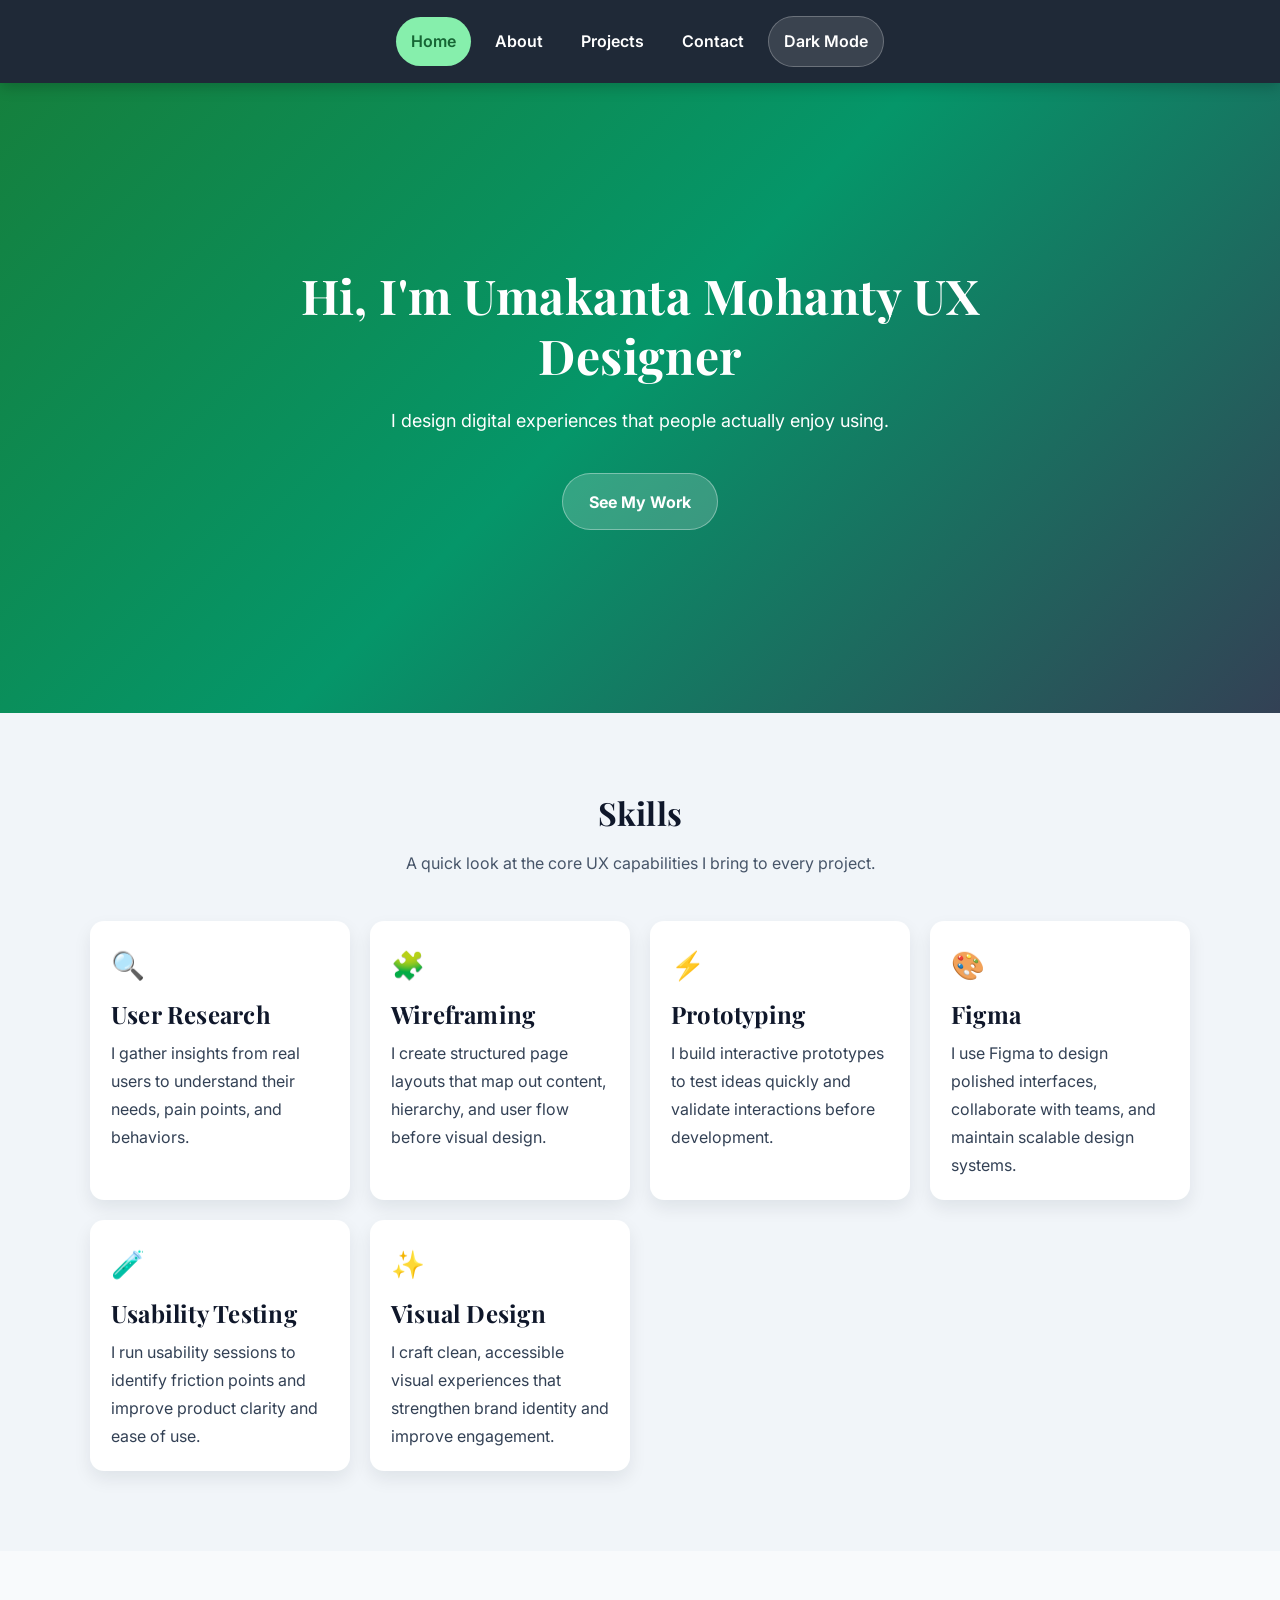
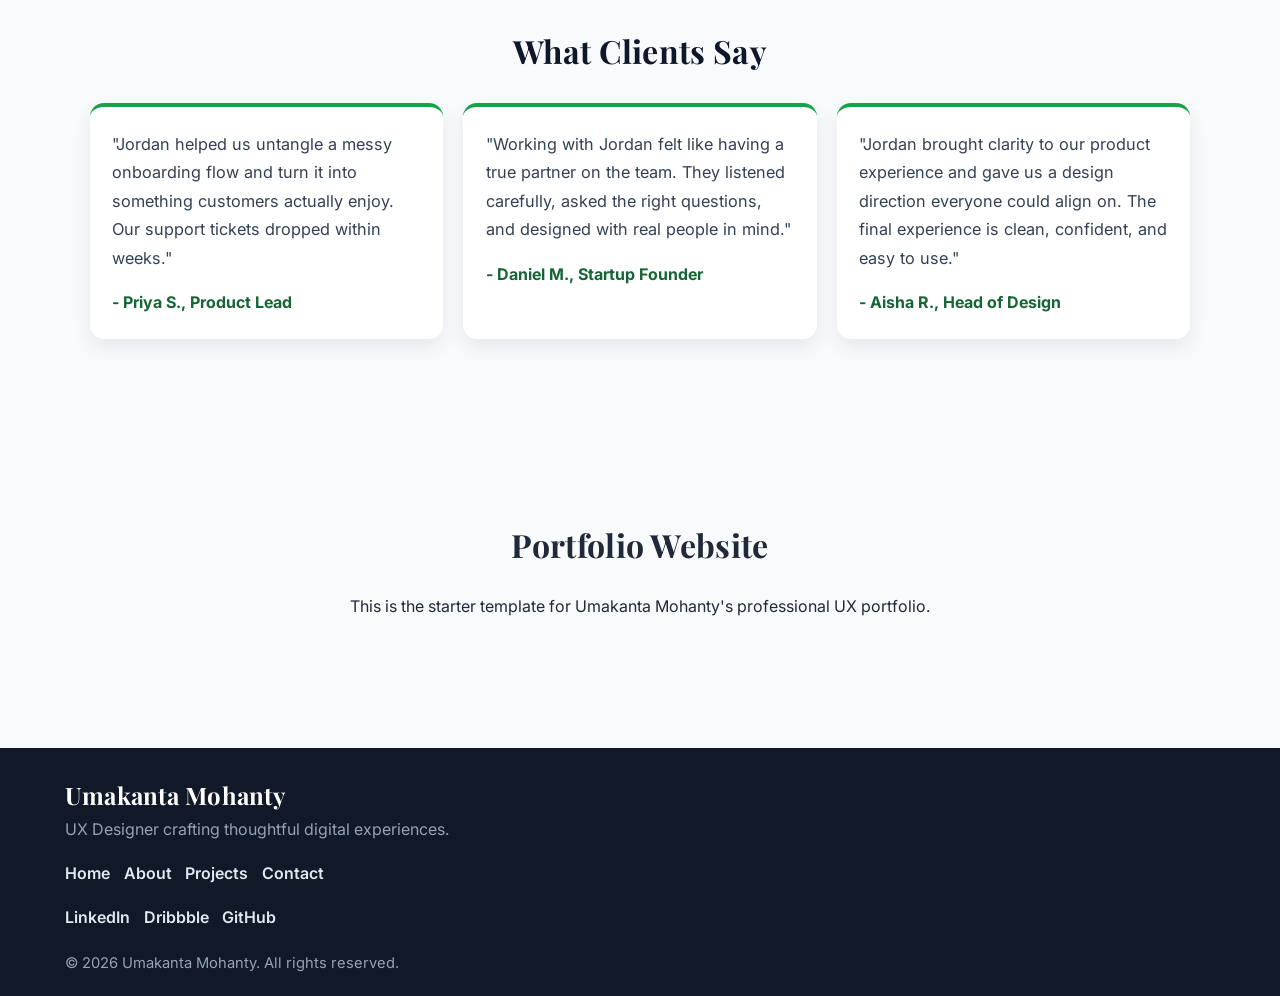
<file: index.html>
<!DOCTYPE html>
<!-- Tells the browser this page uses modern HTML5 -->
<html lang="en">
  <!-- The main HTML document starts here; lang="en" means the content is in English -->
  <head>
    <!-- The head stores page information for the browser (not visible on the page itself) -->
    <meta charset="UTF-8" />
    <!-- Allows the page to use most characters and symbols correctly -->
    <meta name="viewport" content="width=device-width, initial-scale=1.0" />
    <!-- Makes the layout adapt properly on phones, tablets, and desktops -->
    <meta
      name="description"
      content="Professional portfolio website for Umakanta Mohanty, UX Designer with 15 years of experience."
    />
    <!-- A short page description search engines can read -->
    <title>Umakanta Mohanty | UX Designer</title>
    <!-- Text shown on the browser tab -->
    <link rel="stylesheet" href="styles.css" />
    <!-- Connects this HTML page to the external CSS file for styling -->
  </head>
  <body>
    <!-- The body contains everything the visitor can see on the page -->
    <nav class="navbar">
      <!-- Sticky navigation bar with links to each main section -->
      <button
        class="nav-toggle"
        type="button"
        aria-label="Open navigation menu"
        aria-expanded="false"
      >
        ☰
      </button>
      <div class="nav-menu">
        <a href="index.html" class="nav-link active">Home</a>
        <a href="about.html" class="nav-link">About</a>
        <a href="projects.html" class="nav-link">Projects</a>
        <a href="contact.html" class="nav-link">Contact</a>
        <button class="theme-toggle" type="button" aria-pressed="false">Dark Mode</button>
      </div>
    </nav>

    <section class="hero">
      <!-- Hero section: first visual block users see below the navigation -->
      <div class="hero-content">
        <h1>Hi, I'm Umakanta Mohanty UX Designer</h1>
        <p>
          I design digital experiences that people actually enjoy using.
        </p>
        <a href="#projects" class="cta-button">See My Work</a>
      </div>
    </section>

    <section class="skills-section">
      <div class="skills-container">
        <h2>Skills</h2>
        <p class="skills-subtitle">
          A quick look at the core UX capabilities I bring to every project.
        </p>

        <div class="skills-grid">
          <article class="skill-card">
            <span class="skill-icon" aria-hidden="true">🔍</span>
            <h3>User Research</h3>
            <p>
              I gather insights from real users to understand their needs,
              pain points, and behaviors.
            </p>
          </article>

          <article class="skill-card">
            <span class="skill-icon" aria-hidden="true">🧩</span>
            <h3>Wireframing</h3>
            <p>
              I create structured page layouts that map out content, hierarchy,
              and user flow before visual design.
            </p>
          </article>

          <article class="skill-card">
            <span class="skill-icon" aria-hidden="true">⚡</span>
            <h3>Prototyping</h3>
            <p>
              I build interactive prototypes to test ideas quickly and validate
              interactions before development.
            </p>
          </article>

          <article class="skill-card">
            <span class="skill-icon" aria-hidden="true">🎨</span>
            <h3>Figma</h3>
            <p>
              I use Figma to design polished interfaces, collaborate with teams,
              and maintain scalable design systems.
            </p>
          </article>

          <article class="skill-card">
            <span class="skill-icon" aria-hidden="true">🧪</span>
            <h3>Usability Testing</h3>
            <p>
              I run usability sessions to identify friction points and improve
              product clarity and ease of use.
            </p>
          </article>

          <article class="skill-card">
            <span class="skill-icon" aria-hidden="true">✨</span>
            <h3>Visual Design</h3>
            <p>
              I craft clean, accessible visual experiences that strengthen brand
              identity and improve engagement.
            </p>
          </article>
        </div>
      </div>
    </section>

    <section class="testimonials-section">
      <div class="testimonials-container">
        <h2>What Clients Say</h2>
        <div class="testimonials-grid">
          <article class="testimonial-card">
            <p class="testimonial-quote">
              "Jordan helped us untangle a messy onboarding flow and turn it
              into something customers actually enjoy. Our support tickets
              dropped within weeks."
            </p>
            <p class="testimonial-author">- Priya S., Product Lead</p>
          </article>

          <article class="testimonial-card">
            <p class="testimonial-quote">
              "Working with Jordan felt like having a true partner on the team.
              They listened carefully, asked the right questions, and designed
              with real people in mind."
            </p>
            <p class="testimonial-author">- Daniel M., Startup Founder</p>
          </article>

          <article class="testimonial-card">
            <p class="testimonial-quote">
              "Jordan brought clarity to our product experience and gave us a
              design direction everyone could align on. The final experience is
              clean, confident, and easy to use."
            </p>
            <p class="testimonial-author">- Aisha R., Head of Design</p>
          </article>
        </div>
      </div>
    </section>

    <main>
      <!-- Main content area of this page -->
      <section id="projects" class="intro">
        <!-- A content block introducing what this page is about -->
        <h2>Portfolio Website</h2>
        <!-- Secondary heading for this section -->
        <p>
          This is the starter template for Umakanta Mohanty's professional UX
          portfolio.
        </p>
        <!-- Paragraph text with a short introduction -->
      </section>
    </main>

    <footer class="site-footer">
      <div class="footer-inner">
        <div class="footer-brand">
          <h2>Umakanta Mohanty</h2>
          <p>UX Designer crafting thoughtful digital experiences.</p>
        </div>

        <nav class="footer-nav" aria-label="Footer navigation">
          <a href="index.html">Home</a>
          <a href="about.html">About</a>
          <a href="projects.html">Projects</a>
          <a href="contact.html">Contact</a>
        </nav>

        <div class="footer-social">
          <a href="https://www.linkedin.com" target="_blank" rel="noopener noreferrer"
            >LinkedIn</a
          >
          <a href="https://dribbble.com" target="_blank" rel="noopener noreferrer"
            >Dribbble</a
          >
          <a href="https://github.com" target="_blank" rel="noopener noreferrer">GitHub</a>
        </div>

        <p class="footer-copy">© 2026 Umakanta Mohanty. All rights reserved.</p>
      </div>
    </footer>

    <script src="script.js"></script>
    <!-- Connects this page to the JavaScript file for interactivity -->
  </body>
</html>
</file>
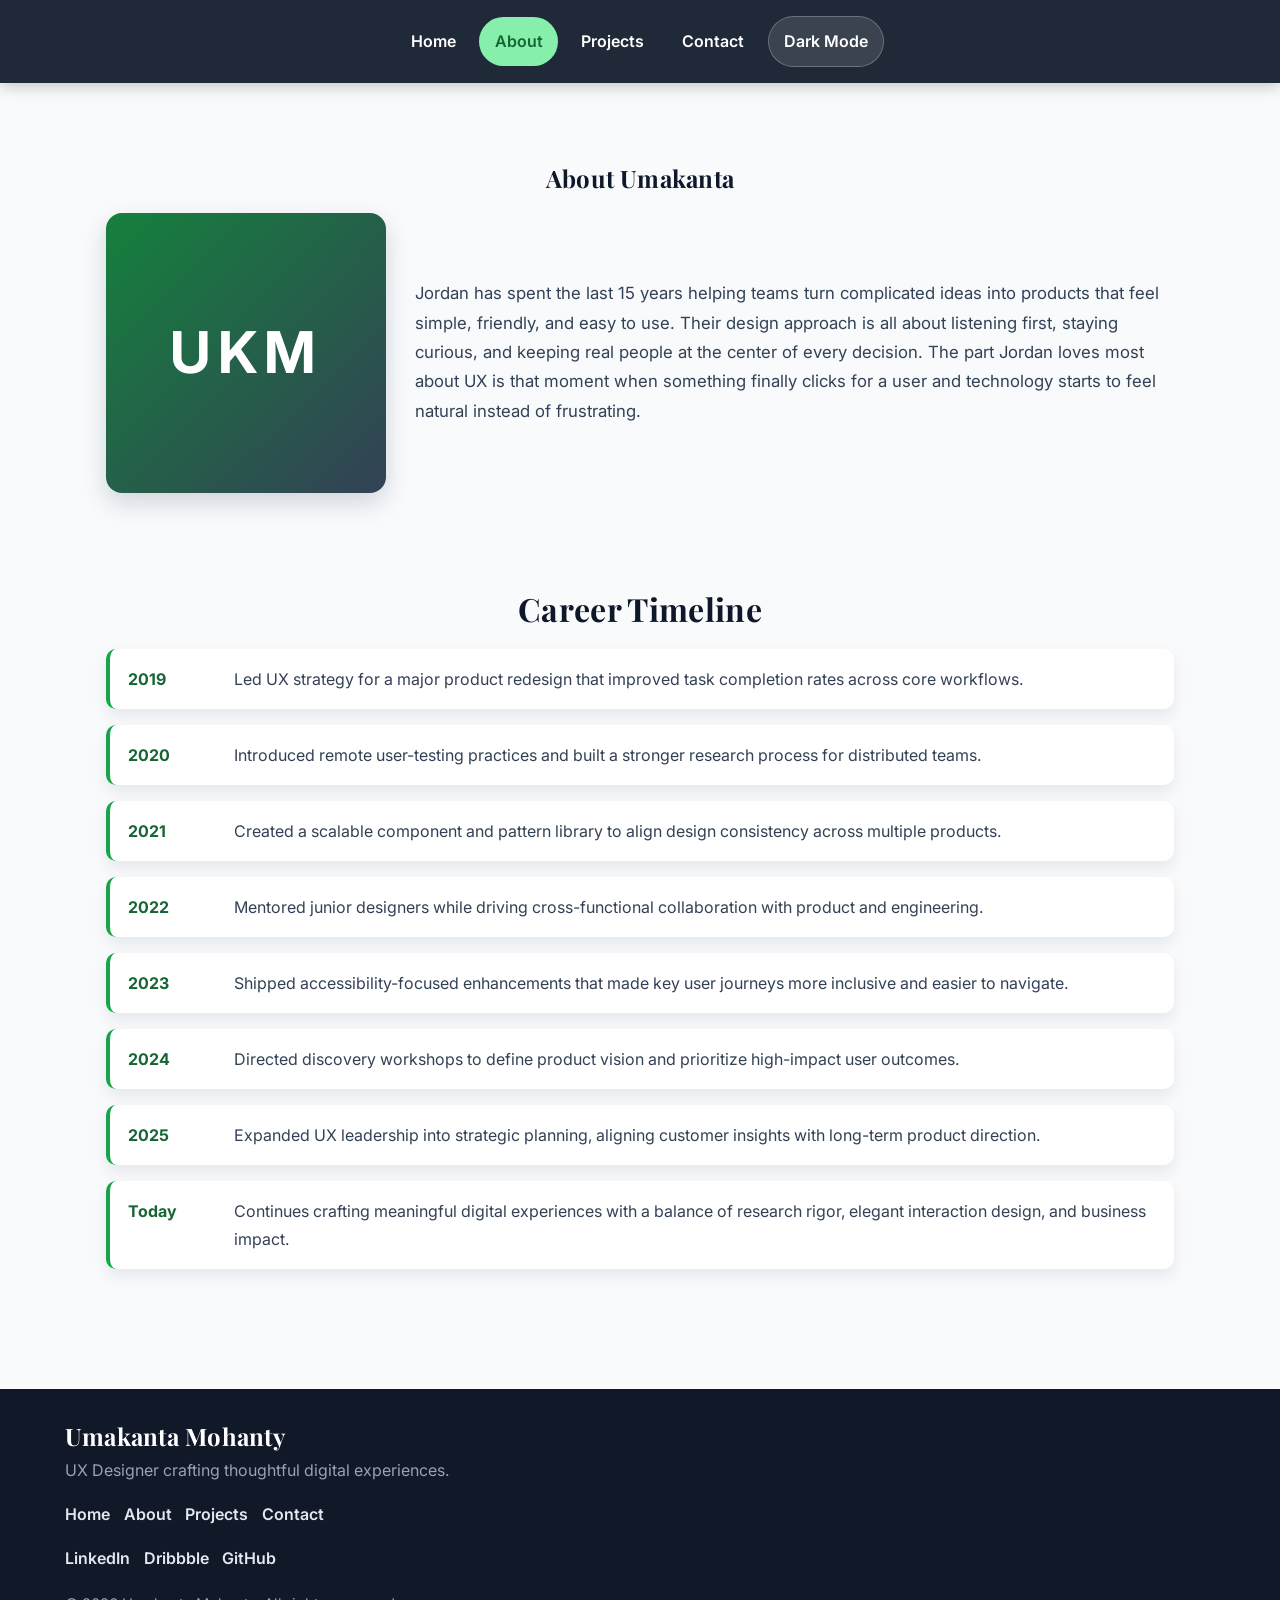
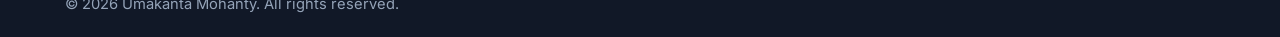
<file: about.html>
<!DOCTYPE html>
<html lang="en">
  <head>
    <meta charset="UTF-8" />
    <meta name="viewport" content="width=device-width, initial-scale=1.0" />
    <meta
      name="description"
      content="About Umakanta Mohanty, UX Designer with 15 years of experience."
    />
    <title>About | Umakanta Mohanty</title>
    <link rel="stylesheet" href="styles.css" />
  </head>
  <body>
    <nav class="navbar">
      <button
        class="nav-toggle"
        type="button"
        aria-label="Open navigation menu"
        aria-expanded="false"
      >
        ☰
      </button>
      <div class="nav-menu">
        <a href="index.html" class="nav-link">Home</a>
        <a href="about.html" class="nav-link active">About</a>
        <a href="projects.html" class="nav-link">Projects</a>
        <a href="contact.html" class="nav-link">Contact</a>
        <button class="theme-toggle" type="button" aria-pressed="false">Dark Mode</button>
      </div>
    </nav>

    <main class="about-main">
      <section class="about-section">
        <h1>About Umakanta</h1>
        <div class="about-grid">
          <div class="profile-placeholder" aria-label="Profile placeholder">
            <span>UKM</span>
          </div>

          <div class="about-text">
            <p>
              Jordan has spent the last 15 years helping teams turn complicated
              ideas into products that feel simple, friendly, and easy to use.
              Their design approach is all about listening first, staying
              curious, and keeping real people at the center of every decision.
              The part Jordan loves most about UX is that moment when something
              finally clicks for a user and technology starts to feel natural
              instead of frustrating.
            </p>
          </div>
        </div>
      </section>

      <section class="timeline-section">
        <h2>Career Timeline</h2>
        <div class="timeline">
          <article class="timeline-item">
            <span class="timeline-year">2019</span>
            <p>
              Led UX strategy for a major product redesign that improved task
              completion rates across core workflows.
            </p>
          </article>

          <article class="timeline-item">
            <span class="timeline-year">2020</span>
            <p>
              Introduced remote user-testing practices and built a stronger
              research process for distributed teams.
            </p>
          </article>

          <article class="timeline-item">
            <span class="timeline-year">2021</span>
            <p>
              Created a scalable component and pattern library to align design
              consistency across multiple products.
            </p>
          </article>

          <article class="timeline-item">
            <span class="timeline-year">2022</span>
            <p>
              Mentored junior designers while driving cross-functional
              collaboration with product and engineering.
            </p>
          </article>

          <article class="timeline-item">
            <span class="timeline-year">2023</span>
            <p>
              Shipped accessibility-focused enhancements that made key user
              journeys more inclusive and easier to navigate.
            </p>
          </article>

          <article class="timeline-item">
            <span class="timeline-year">2024</span>
            <p>
              Directed discovery workshops to define product vision and
              prioritize high-impact user outcomes.
            </p>
          </article>

          <article class="timeline-item">
            <span class="timeline-year">2025</span>
            <p>
              Expanded UX leadership into strategic planning, aligning customer
              insights with long-term product direction.
            </p>
          </article>

          <article class="timeline-item">
            <span class="timeline-year">Today</span>
            <p>
              Continues crafting meaningful digital experiences with a balance
              of research rigor, elegant interaction design, and business
              impact.
            </p>
          </article>
        </div>
      </section>
    </main>

    <footer class="site-footer">
      <div class="footer-inner">
        <div class="footer-brand">
          <h2>Umakanta Mohanty</h2>
          <p>UX Designer crafting thoughtful digital experiences.</p>
        </div>

        <nav class="footer-nav" aria-label="Footer navigation">
          <a href="index.html">Home</a>
          <a href="about.html">About</a>
          <a href="projects.html">Projects</a>
          <a href="contact.html">Contact</a>
        </nav>

        <div class="footer-social">
          <a href="https://www.linkedin.com" target="_blank" rel="noopener noreferrer"
            >LinkedIn</a
          >
          <a href="https://dribbble.com" target="_blank" rel="noopener noreferrer"
            >Dribbble</a
          >
          <a href="https://github.com" target="_blank" rel="noopener noreferrer">GitHub</a>
        </div>

        <p class="footer-copy">© 2026 Umakanta Mohanty. All rights reserved.</p>
      </div>
    </footer>

    <script src="script.js"></script>
  </body>
</html>
</file>
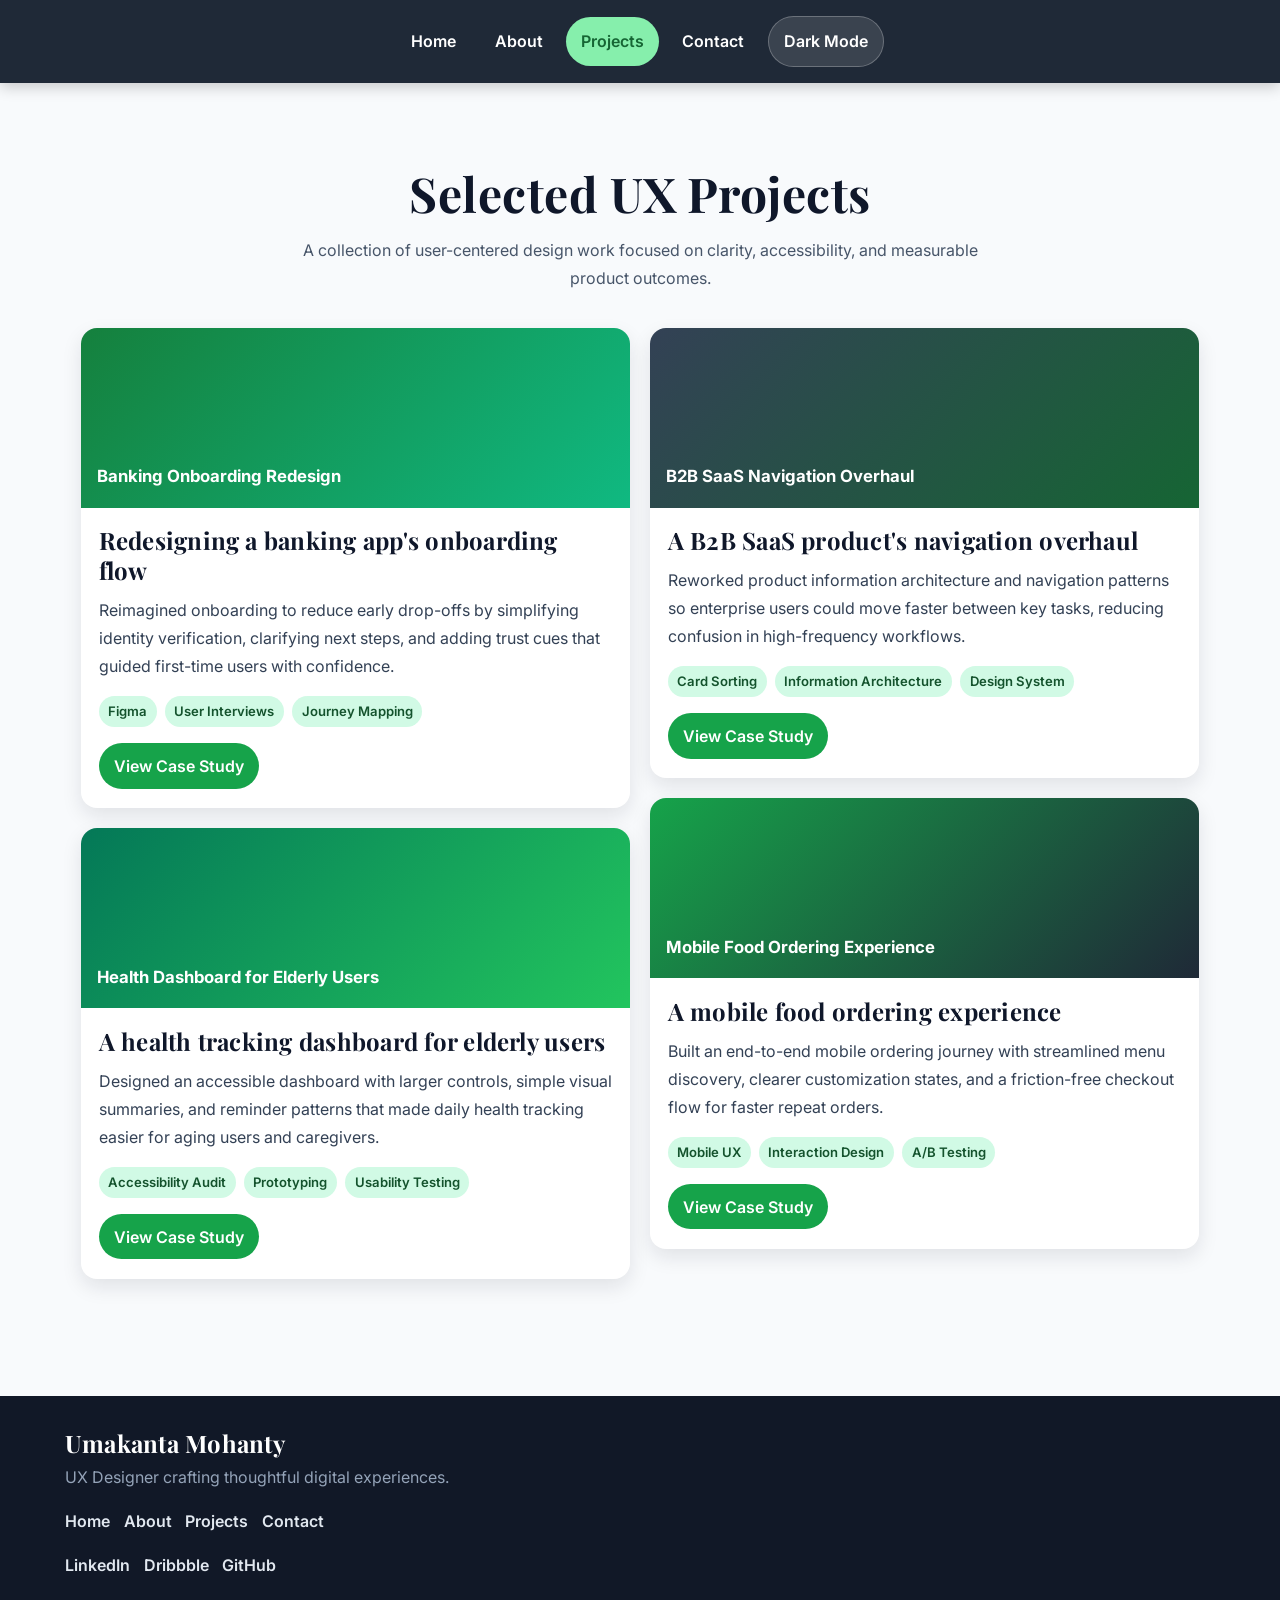
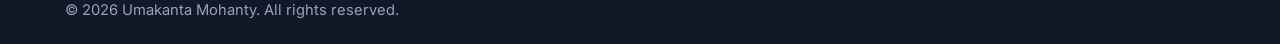
<file: projects.html>
<!DOCTYPE html>
<html lang="en">
  <head>
    <meta charset="UTF-8" />
    <meta name="viewport" content="width=device-width, initial-scale=1.0" />
    <meta
      name="description"
      content="UX case studies and project gallery by Umakanta Mohanty."
    />
    <title>Projects | Umakanta Mohanty</title>
    <link rel="stylesheet" href="styles.css" />
  </head>
  <body>
    <nav class="navbar">
      <button
        class="nav-toggle"
        type="button"
        aria-label="Open navigation menu"
        aria-expanded="false"
      >
        ☰
      </button>
      <div class="nav-menu">
        <a href="index.html" class="nav-link">Home</a>
        <a href="about.html" class="nav-link">About</a>
        <a href="projects.html" class="nav-link active">Projects</a>
        <a href="contact.html" class="nav-link">Contact</a>
        <button class="theme-toggle" type="button" aria-pressed="false">Dark Mode</button>
      </div>
    </nav>

    <main class="projects-main">
      <section class="projects-header">
        <h1>Selected UX Projects</h1>
        <p>
          A collection of user-centered design work focused on clarity,
          accessibility, and measurable product outcomes.
        </p>
      </section>

      <section class="projects-gallery">
        <article class="project-card">
          <div class="project-image project-image-banking">
            <span>Banking Onboarding Redesign</span>
          </div>
          <div class="project-content">
            <h2>Redesigning a banking app's onboarding flow</h2>
            <p>
              Reimagined onboarding to reduce early drop-offs by simplifying
              identity verification, clarifying next steps, and adding trust
              cues that guided first-time users with confidence.
            </p>
            <div class="tool-tags">
              <span class="tool-tag">Figma</span>
              <span class="tool-tag">User Interviews</span>
              <span class="tool-tag">Journey Mapping</span>
            </div>
            <a href="#" class="project-button">View Case Study</a>
          </div>
        </article>

        <article class="project-card">
          <div class="project-image project-image-health">
            <span>Health Dashboard for Elderly Users</span>
          </div>
          <div class="project-content">
            <h2>A health tracking dashboard for elderly users</h2>
            <p>
              Designed an accessible dashboard with larger controls, simple
              visual summaries, and reminder patterns that made daily health
              tracking easier for aging users and caregivers.
            </p>
            <div class="tool-tags">
              <span class="tool-tag">Accessibility Audit</span>
              <span class="tool-tag">Prototyping</span>
              <span class="tool-tag">Usability Testing</span>
            </div>
            <a href="#" class="project-button">View Case Study</a>
          </div>
        </article>

        <article class="project-card">
          <div class="project-image project-image-saas">
            <span>B2B SaaS Navigation Overhaul</span>
          </div>
          <div class="project-content">
            <h2>A B2B SaaS product's navigation overhaul</h2>
            <p>
              Reworked product information architecture and navigation patterns
              so enterprise users could move faster between key tasks, reducing
              confusion in high-frequency workflows.
            </p>
            <div class="tool-tags">
              <span class="tool-tag">Card Sorting</span>
              <span class="tool-tag">Information Architecture</span>
              <span class="tool-tag">Design System</span>
            </div>
            <a href="#" class="project-button">View Case Study</a>
          </div>
        </article>

        <article class="project-card">
          <div class="project-image project-image-food">
            <span>Mobile Food Ordering Experience</span>
          </div>
          <div class="project-content">
            <h2>A mobile food ordering experience</h2>
            <p>
              Built an end-to-end mobile ordering journey with streamlined menu
              discovery, clearer customization states, and a friction-free
              checkout flow for faster repeat orders.
            </p>
            <div class="tool-tags">
              <span class="tool-tag">Mobile UX</span>
              <span class="tool-tag">Interaction Design</span>
              <span class="tool-tag">A/B Testing</span>
            </div>
            <a href="#" class="project-button">View Case Study</a>
          </div>
        </article>
      </section>
    </main>

    <footer class="site-footer">
      <div class="footer-inner">
        <div class="footer-brand">
          <h2>Umakanta Mohanty</h2>
          <p>UX Designer crafting thoughtful digital experiences.</p>
        </div>

        <nav class="footer-nav" aria-label="Footer navigation">
          <a href="index.html">Home</a>
          <a href="about.html">About</a>
          <a href="projects.html">Projects</a>
          <a href="contact.html">Contact</a>
        </nav>

        <div class="footer-social">
          <a href="https://www.linkedin.com" target="_blank" rel="noopener noreferrer"
            >LinkedIn</a
          >
          <a href="https://dribbble.com" target="_blank" rel="noopener noreferrer"
            >Dribbble</a
          >
          <a href="https://github.com" target="_blank" rel="noopener noreferrer">GitHub</a>
        </div>

        <p class="footer-copy">© 2026 Umakanta Mohanty. All rights reserved.</p>
      </div>
    </footer>

    <script src="script.js"></script>
  </body>
</html>
</file>
<file: styles.css>
@import url("https://fonts.googleapis.com/css2?family=Inter:wght@400;500;600;700&family=Playfair+Display:wght@600;700&display=swap");

/* Basic reset and global styling */
:root {
  --font-body: "Inter", Arial, sans-serif;
  --font-heading: "Playfair Display", Georgia, serif;
  --fs-hero: 48px;
  --fs-h2: 32px;
  --fs-h3: 24px;
  --fs-body: 16px;
  --lh-body: 1.75;
  --lh-heading: 1.25;
  --section-space: 5rem;
  --button-radius: 999px;
  --button-hover-y: -2px;
  --color-text: #1f2937;
  --color-text-muted: #475569;
  --color-text-soft: #334155;
  --color-bg: #f8fafc;
  --color-bg-soft: #f1f5f9;
  --color-surface: #ffffff;
  --color-nav-bg: #1f2937;
  --color-nav-hover: rgba(255, 255, 255, 0.15);
  --color-accent: #16a34a;
  --color-accent-dark: #15803d;
  --color-accent-strong: #166534;
  --color-accent-soft: #86efac;
  --color-heading: #0f172a;
  --color-footer-bg: #111827;
  --color-footer-text: #cbd5e1;
  --color-footer-muted: #94a3b8;
  --hero-gradient: linear-gradient(135deg, #15803d 0%, #059669 48%, #334155 100%);
  --profile-gradient: linear-gradient(135deg, #15803d 0%, #334155 100%);
  --banking-gradient: linear-gradient(135deg, #15803d 0%, #10b981 100%);
  --health-gradient: linear-gradient(135deg, #047857 0%, #22c55e 100%);
  --saas-gradient: linear-gradient(135deg, #334155 0%, #166534 100%);
  --food-gradient: linear-gradient(135deg, #16a34a 0%, #1f2937 100%);
}

* {
  box-sizing: border-box;
}

body {
  margin: 0;
  font-family: var(--font-body);
  font-size: var(--fs-body);
  line-height: var(--lh-body);
  color: var(--color-text);
  background-color: var(--color-bg);
  overflow-wrap: anywhere;
}

body.dark-mode {
  --color-text: #e5e7eb;
  --color-text-muted: #cbd5e1;
  --color-text-soft: #cbd5e1;
  --color-bg: #0f172a;
  --color-bg-soft: #111827;
  --color-surface: #1f2937;
  --color-nav-bg: #020617;
  --color-nav-hover: rgba(148, 163, 184, 0.2);
  --color-accent: #22c55e;
  --color-accent-dark: #16a34a;
  --color-accent-strong: #86efac;
  --color-accent-soft: #14532d;
  --color-heading: #f8fafc;
  --color-footer-bg: #020617;
  --color-footer-text: #cbd5e1;
  --color-footer-muted: #94a3b8;
  --hero-gradient: linear-gradient(135deg, #14532d 0%, #166534 50%, #0f172a 100%);
  --profile-gradient: linear-gradient(135deg, #166534 0%, #0f172a 100%);
  --banking-gradient: linear-gradient(135deg, #166534 0%, #0f766e 100%);
  --health-gradient: linear-gradient(135deg, #065f46 0%, #15803d 100%);
  --saas-gradient: linear-gradient(135deg, #1e293b 0%, #166534 100%);
  --food-gradient: linear-gradient(135deg, #15803d 0%, #1f2937 100%);
}

h1,
h2,
h3 {
  font-family: var(--font-heading);
  line-height: var(--lh-heading);
  letter-spacing: 0.01em;
}

h2 {
  font-size: var(--fs-h2);
}

h3 {
  font-size: var(--fs-h3);
}

/* Sticky, professional top navigation */
.navbar {
  position: sticky;
  top: 0;
  z-index: 1000;
  display: flex;
  justify-content: space-evenly;
  align-items: center;
  padding: 1rem;
  background-color: var(--color-nav-bg);
  box-shadow: 0 4px 14px rgba(0, 0, 0, 0.2);
}

.scroll-progress {
  position: fixed;
  top: 0;
  left: 0;
  width: 100%;
  height: 4px;
  background-color: rgba(148, 163, 184, 0.2);
  z-index: 1200;
  pointer-events: none;
}

.scroll-progress-bar {
  height: 100%;
  width: 0%;
  background: linear-gradient(90deg, #3b82f6 0%, #60a5fa 55%, #93c5fd 100%);
  transition: width 0.1s linear;
}

.nav-menu {
  display: flex;
  gap: 0.5rem;
  align-items: center;
}

.nav-toggle {
  display: none;
  border: 0;
  border-radius: 10px;
  min-height: 44px;
  min-width: 44px;
  padding: 0 0.75rem;
  font-size: 1.35rem;
  line-height: 1;
  color: #ffffff;
  background-color: var(--color-text-soft);
}

.nav-link {
  color: #ffffff;
  text-decoration: none;
  font-weight: 600;
  padding: 0.65rem 0.95rem;
  min-height: 44px;
  display: inline-flex;
  align-items: center;
  border-radius: 999px;
  transition: background-color 0.2s ease, color 0.2s ease;
}

.nav-link:hover {
  background-color: var(--color-nav-hover);
}

.nav-link.active {
  background-color: var(--color-accent-soft);
  color: var(--color-accent-strong);
}

.theme-toggle {
  border: 1px solid rgba(255, 255, 255, 0.25);
  background-color: rgba(255, 255, 255, 0.12);
  color: #ffffff;
  font: inherit;
  font-weight: 600;
  border-radius: 999px;
  padding: 0.65rem 0.95rem;
  min-height: 44px;
  cursor: pointer;
  transition: background-color 0.2s ease, transform 0.2s ease, color 0.2s ease;
}

.theme-toggle:hover {
  background-color: rgba(255, 255, 255, 0.22);
  transform: translateY(-1px);
}

body.dark-mode .theme-toggle {
  border-color: rgba(134, 239, 172, 0.5);
  background-color: rgba(34, 197, 94, 0.15);
  color: #dcfce7;
}

.hero {
  min-height: 70vh;
  display: flex;
  align-items: center;
  justify-content: center;
  padding: 2rem 1rem;
  text-align: center;
  color: #ffffff;
  background: var(--hero-gradient);
}

.hero-content {
  max-width: 800px;
}

.hero h1 {
  margin: 0;
  font-size: clamp(2.25rem, 6vw, var(--fs-hero));
}

.hero p {
  margin: 1.25rem auto 2.25rem;
  max-width: 620px;
  font-size: 18px;
}

.cta-button {
  display: inline-block;
  padding: 0.85rem 1.6rem;
  border-radius: var(--button-radius);
  font-weight: 700;
  text-decoration: none;
  color: #ffffff;
  background-color: rgba(255, 255, 255, 0.18);
  border: 1px solid rgba(255, 255, 255, 0.35);
  transition: transform 0.2s ease, background-color 0.2s ease, box-shadow 0.2s ease;
}

.cta-button:hover {
  transform: translateY(var(--button-hover-y));
  background-color: rgba(255, 255, 255, 0.28);
  box-shadow: 0 10px 20px rgba(15, 23, 42, 0.2);
}

.skills-section {
  background-color: var(--color-bg-soft);
  padding: var(--section-space) 1rem;
}

.skills-container {
  max-width: 1100px;
  margin: 0 auto;
}

.skills-section h2 {
  margin: 0;
  text-align: center;
  font-size: clamp(1.8rem, 4.2vw, var(--fs-h2));
  color: var(--color-heading);
}

.skills-subtitle {
  margin: 1rem auto 2.75rem;
  max-width: 700px;
  text-align: center;
  color: var(--color-text-muted);
}

.skills-grid {
  display: grid;
  grid-template-columns: repeat(auto-fit, minmax(220px, 1fr));
  gap: 1.25rem;
}

.skill-card {
  padding: 1.3rem;
  border-radius: 14px;
  background-color: var(--color-surface);
  box-shadow: 0 8px 18px rgba(15, 23, 42, 0.08);
  transition: transform 0.22s ease, box-shadow 0.22s ease;
}

.skill-card:hover {
  transform: translateY(-6px);
  box-shadow: 0 14px 28px rgba(15, 23, 42, 0.12);
}

.skill-icon {
  display: inline-block;
  font-size: 1.7rem;
  margin-bottom: 0.6rem;
}

.skill-card h3 {
  margin: 0 0 0.65rem;
  color: var(--color-heading);
}

.skill-card p {
  margin: 0;
  color: var(--color-text-soft);
}

.testimonials-section {
  padding: var(--section-space) 1rem;
  background-color: var(--color-bg);
}

.testimonials-container {
  max-width: 1100px;
  margin: 0 auto;
}

.testimonials-section h2 {
  margin: 0 0 2rem;
  text-align: center;
  color: var(--color-heading);
}

.testimonials-grid {
  display: grid;
  grid-template-columns: repeat(auto-fit, minmax(240px, 1fr));
  gap: 1.25rem;
}

.testimonial-card {
  background-color: var(--color-surface);
  border-radius: 14px;
  padding: 1.4rem;
  box-shadow: 0 8px 20px rgba(15, 23, 42, 0.08);
  border-top: 4px solid var(--color-accent);
}

.testimonial-quote {
  margin: 0;
  color: var(--color-text-soft);
  font-size: 1.02rem;
}

.testimonial-author {
  margin: 1rem 0 0;
  color: var(--color-accent-strong);
  font-weight: 700;
}

.intro {
  text-align: center;
}

main {
  max-width: 900px;
  margin: 0 auto;
  padding: var(--section-space) 1rem;
}

.about-main {
  max-width: 1100px;
  margin: 0 auto;
  padding: var(--section-space) 1rem;
}

.about-section h1,
.timeline-section h2 {
  margin: 0 0 1.25rem;
  text-align: center;
  color: var(--color-heading);
}

.about-grid {
  display: grid;
  grid-template-columns: minmax(220px, 280px) 1fr;
  gap: 1.8rem;
  align-items: center;
  margin-bottom: 3rem;
}

.profile-placeholder {
  min-height: 280px;
  display: flex;
  align-items: center;
  justify-content: center;
  border-radius: 16px;
  color: #ffffff;
  background: var(--profile-gradient);
  box-shadow: 0 10px 24px rgba(15, 23, 42, 0.16);
}

.profile-placeholder span {
  font-size: clamp(2.3rem, 6vw, 3.6rem);
  font-weight: 700;
  letter-spacing: 0.12em;
}

.about-text p {
  margin: 0;
  color: var(--color-text-soft);
  font-size: 1.05rem;
}

.timeline-section {
  padding: 3rem 0 0.5rem;
}

.timeline {
  display: grid;
  gap: 1rem;
}

.timeline-item {
  display: grid;
  grid-template-columns: 90px 1fr;
  gap: 1rem;
  align-items: start;
  padding: 1rem 1.1rem;
  border-left: 4px solid var(--color-accent);
  border-radius: 10px;
  background-color: var(--color-surface);
  box-shadow: 0 7px 16px rgba(15, 23, 42, 0.08);
}

.timeline-year {
  display: inline-block;
  font-weight: 700;
  color: var(--color-accent-strong);
}

.timeline-item p {
  margin: 0;
  color: var(--color-text-soft);
}

.projects-main {
  max-width: 1150px;
  margin: 0 auto;
  padding: var(--section-space) 1rem;
}

.projects-header {
  text-align: center;
  margin-bottom: 2.2rem;
}

.projects-header h1 {
  margin: 0;
  color: var(--color-heading);
  font-size: clamp(2rem, 5vw, var(--fs-hero));
}

.projects-header p {
  margin: 0.85rem auto 0;
  max-width: 700px;
  color: var(--color-text-muted);
}

.projects-gallery {
  columns: 2 320px;
  column-gap: 1.25rem;
}

.project-card {
  break-inside: avoid;
  margin: 0 0 1.25rem;
  border-radius: 16px;
  overflow: hidden;
  background-color: var(--color-surface);
  box-shadow: 0 8px 20px rgba(15, 23, 42, 0.1);
  opacity: 0;
  transform: translateY(14px);
  animation: fadeUp 0.65s ease forwards;
}

.project-card:nth-child(2) {
  animation-delay: 0.12s;
}

.project-card:nth-child(3) {
  animation-delay: 0.24s;
}

.project-card:nth-child(4) {
  animation-delay: 0.36s;
}

.project-image {
  min-height: 180px;
  display: flex;
  align-items: flex-end;
  padding: 1rem;
}

.project-image span {
  font-size: 1.05rem;
  font-weight: 700;
  color: #ffffff;
}

.project-image-banking {
  background: var(--banking-gradient);
}

.project-image-health {
  background: var(--health-gradient);
}

.project-image-saas {
  background: var(--saas-gradient);
}

.project-image-food {
  background: var(--food-gradient);
}

.project-content {
  padding: 1.1rem 1.1rem 1.2rem;
}

.project-content h2 {
  margin: 0 0 0.7rem;
  color: var(--color-heading);
  font-size: var(--fs-h3);
}

.project-content p {
  margin: 0;
  color: var(--color-text-soft);
}

.tool-tags {
  display: flex;
  flex-wrap: wrap;
  gap: 0.5rem;
  margin-top: 1rem;
}

.tool-tag {
  padding: 0.25rem 0.6rem;
  border-radius: 999px;
  background-color: #d1fae5;
  color: #14532d;
  font-size: 0.82rem;
  font-weight: 600;
}

body.dark-mode .tool-tag {
  background-color: #14532d;
  color: #dcfce7;
}

.project-button {
  display: inline-block;
  margin-top: 1rem;
  padding: 0.55rem 0.95rem;
  border-radius: var(--button-radius);
  background-color: var(--color-accent);
  color: #ffffff;
  text-decoration: none;
  font-weight: 600;
  transition: background-color 0.2s ease, transform 0.2s ease, box-shadow 0.2s ease;
}

.project-button:hover {
  background-color: var(--color-accent-dark);
  transform: translateY(var(--button-hover-y));
  box-shadow: 0 10px 18px rgba(21, 128, 61, 0.3);
}

.contact-main {
  max-width: 1150px;
  margin: 0 auto;
  padding: var(--section-space) 1rem;
}

.contact-layout {
  display: grid;
  grid-template-columns: 2fr 1fr;
  gap: 1.5rem;
  align-items: start;
}

.contact-form-card,
.contact-info-card {
  border-radius: 14px;
  background-color: var(--color-surface);
  box-shadow: 0 8px 22px rgba(15, 23, 42, 0.1);
  padding: 1.4rem;
}

.contact-form-card h1,
.contact-info-card h2 {
  margin: 0 0 0.55rem;
  color: var(--color-heading);
}

.contact-form-card > p {
  margin: 0 0 1.5rem;
  color: var(--color-text-muted);
}

.contact-form {
  display: grid;
  gap: 0.8rem;
}

.contact-form label {
  font-weight: 600;
  color: var(--color-text-soft);
}

.contact-form input,
.contact-form select,
.contact-form textarea {
  width: 100%;
  font: inherit;
  color: var(--color-heading);
  background-color: var(--color-surface);
  border: 1px solid #cbd5e1;
  border-radius: 10px;
  padding: 0.72rem 0.8rem;
  transition: border-color 0.2s ease, box-shadow 0.2s ease;
}

.contact-form input:focus,
.contact-form select:focus,
.contact-form textarea:focus {
  outline: none;
  border-color: var(--color-accent);
  box-shadow: 0 0 0 3px rgba(22, 163, 74, 0.15);
}

.submit-button {
  margin-top: 0.4rem;
  border: 0;
  border-radius: var(--button-radius);
  padding: 0.72rem 1.2rem;
  font: inherit;
  font-weight: 700;
  cursor: pointer;
  color: #ffffff;
  background-color: var(--color-accent);
  transition: background-color 0.2s ease, transform 0.2s ease, box-shadow 0.2s ease;
}

.submit-button:hover {
  background-color: var(--color-accent-dark);
  transform: translateY(var(--button-hover-y));
  box-shadow: 0 10px 18px rgba(21, 128, 61, 0.3);
}

.success-message {
  display: none;
  margin: 0.45rem 0 0;
  padding: 0.6rem 0.75rem;
  border-radius: 9px;
  color: #166534;
  background-color: #dcfce7;
  border: 1px solid #86efac;
  font-weight: 600;
}

body.dark-mode .success-message {
  background-color: #14532d;
  border-color: #16a34a;
  color: #dcfce7;
}

.success-message.show {
  display: block;
}

.error-message {
  display: none;
  margin: 0.45rem 0 0;
  padding: 0.6rem 0.75rem;
  border-radius: 9px;
  color: #dc2626;
  background-color: #fef2f2;
  border: 1px solid #fca5a5;
  font-weight: 600;
}

body.dark-mode .error-message {
  background-color: #450a0a;
  border-color: #dc2626;
  color: #fef2f2;
}

.error-message.show {
  display: block;
}

.submit-button {
  position: relative;
  display: flex;
  align-items: center;
  justify-content: center;
  gap: 0.5rem;
}

.loading-spinner {
  display: none;
  width: 16px;
  height: 16px;
  border: 2px solid #ffffff;
  border-top: 2px solid transparent;
  border-radius: 50%;
  animation: spin 1s linear infinite;
}

@keyframes spin {
  0% { transform: rotate(0deg); }
  100% { transform: rotate(360deg); }
}

.contact-info-card p {
  margin: 0 0 1rem;
  color: var(--color-text-soft);
}

.contact-info-card a {
  color: var(--color-accent-strong);
  text-decoration: none;
}

.contact-info-card a:hover {
  text-decoration: underline;
}

.site-footer {
  margin-top: 2rem;
  background-color: var(--color-footer-bg);
  color: var(--color-footer-text);
  padding: 2rem 1rem 1.25rem;
}

.footer-inner {
  max-width: 1150px;
  margin: 0 auto;
  display: grid;
  gap: 1rem;
  align-items: center;
}

.footer-brand h2 {
  margin: 0;
  color: #ffffff;
  font-size: var(--fs-h3);
}

.footer-brand p {
  margin: 0.35rem 0 0;
  color: var(--color-footer-muted);
}

.footer-nav,
.footer-social {
  display: flex;
  flex-wrap: wrap;
  gap: 0.85rem;
}

.footer-nav a,
.footer-social a {
  color: #e2e8f0;
  text-decoration: none;
  font-weight: 600;
}

.footer-nav a:hover,
.footer-social a:hover {
  color: #4ade80;
}

.footer-copy {
  margin: 0.2rem 0 0;
  color: var(--color-footer-muted);
  font-size: 0.92rem;
}

@keyframes fadeUp {
  from {
    opacity: 0;
    transform: translateY(14px);
  }
  to {
    opacity: 1;
    transform: translateY(0);
  }
}

@media (max-width: 768px) {
  .navbar {
    justify-content: space-between;
    padding: 0.7rem 1rem;
  }

  .nav-toggle {
    display: inline-flex;
    align-items: center;
    justify-content: center;
  }

  .nav-menu {
    display: none;
    position: absolute;
    top: 100%;
    left: 0;
    right: 0;
    padding: 0.6rem 0.8rem 0.9rem;
    background-color: var(--color-nav-bg);
    box-shadow: 0 10px 22px rgba(0, 0, 0, 0.28);
    flex-direction: column;
    align-items: stretch;
    gap: 0.45rem;
  }

  .navbar.menu-open .nav-menu {
    display: flex;
  }

  .nav-link {
    width: 100%;
    justify-content: center;
  }

  .theme-toggle {
    width: 100%;
  }

  .about-grid {
    grid-template-columns: 1fr;
  }

  .profile-placeholder {
    min-height: 220px;
  }

  .timeline-item {
    grid-template-columns: 1fr;
    gap: 0.4rem;
  }

  .projects-gallery {
    columns: 1;
  }

  .contact-layout {
    grid-template-columns: 1fr;
  }

  .footer-inner {
    gap: 0.85rem;
  }
}

/* Admin page styles */
.admin-main {
  max-width: 1200px;
  margin: 0 auto;
  padding: 2rem 1rem;
}

.admin-section h1 {
  text-align: center;
  margin-bottom: 2rem;
  color: var(--color-heading);
}

.submissions-container {
  display: grid;
  gap: 1.5rem;
}

.submission-card {
  border-radius: 14px;
  background-color: var(--color-surface);
  box-shadow: 0 8px 22px rgba(15, 23, 42, 0.1);
  padding: 1.5rem;
  transition: box-shadow 0.2s ease;
}

.submission-card:hover {
  box-shadow: 0 12px 32px rgba(15, 23, 42, 0.15);
}

.submission-card.unread {
  border-left: 4px solid var(--color-accent);
}

.submission-card.read {
  opacity: 0.8;
}

.submission-header {
  display: flex;
  justify-content: space-between;
  align-items: flex-start;
  margin-bottom: 1rem;
}

.submission-header h3 {
  margin: 0;
  color: var(--color-heading);
  font-size: var(--fs-h3);
}

.submission-header time {
  color: var(--color-text-muted);
  font-size: 0.9rem;
}

.submission-details p {
  margin: 0.5rem 0;
  color: var(--color-text-soft);
}

.submission-details a {
  color: var(--color-accent-strong);
  text-decoration: none;
}

.submission-details a:hover {
  text-decoration: underline;
}

.message-text {
  background-color: var(--color-bg-soft);
  padding: 1rem;
  border-radius: 8px;
  border-left: 3px solid var(--color-accent);
  white-space: pre-wrap;
  margin-top: 0.5rem;
}

.submission-actions {
  margin-top: 1rem;
  text-align: right;
}

.mark-read-btn {
  background-color: var(--color-accent);
  color: white;
  border: none;
  padding: 0.5rem 1rem;
  border-radius: 6px;
  cursor: pointer;
  font-weight: 600;
  transition: background-color 0.2s ease;
}

.mark-read-btn:hover {
  background-color: var(--color-accent-dark);
}

.read-status {
  color: var(--color-text-muted);
  font-style: italic;
}

@media (max-width: 768px) {
  .admin-main {
    padding: 1rem 0.5rem;
  }

  .submission-header {
    flex-direction: column;
    gap: 0.5rem;
  }

  .submission-actions {
    text-align: center;
  }
}
</file>
